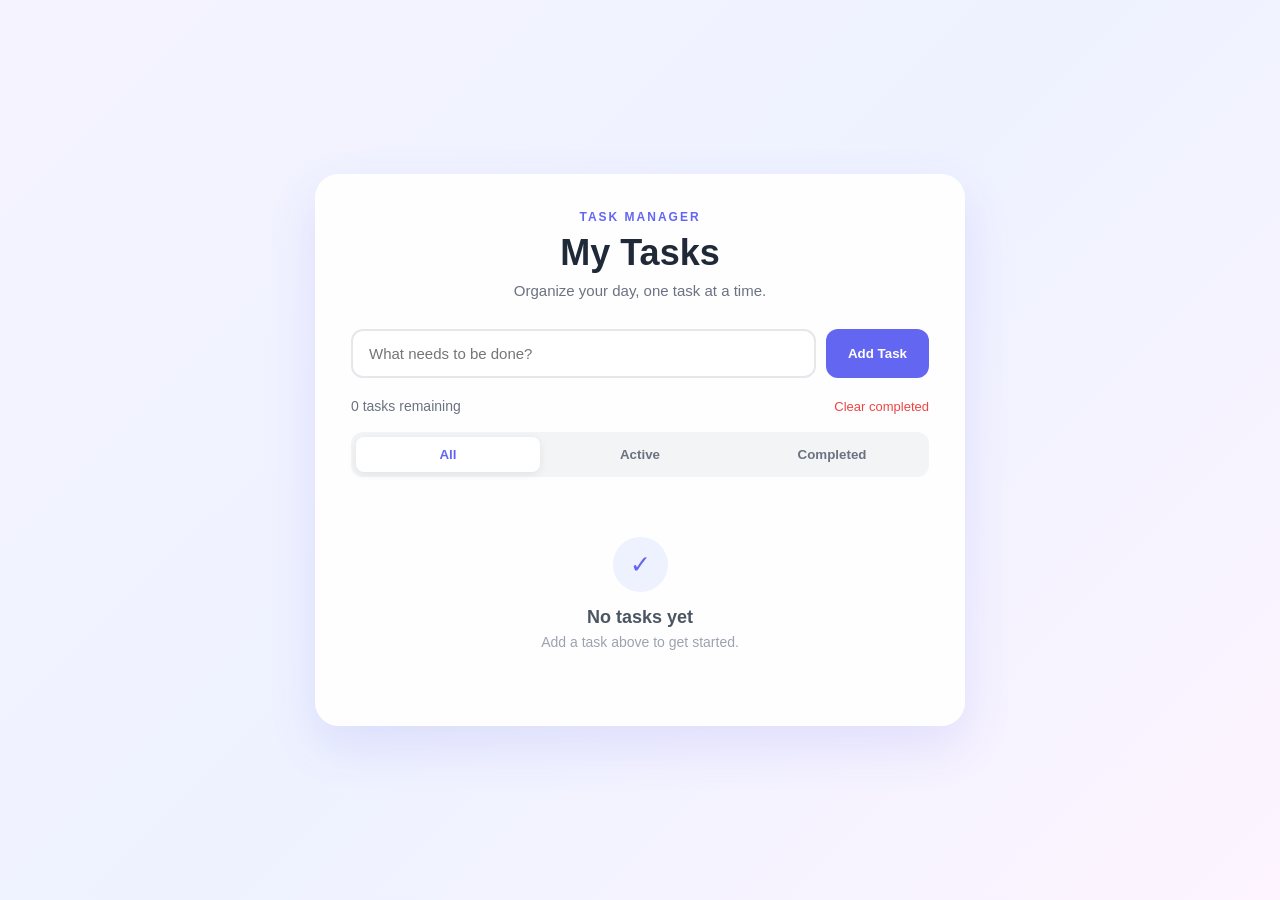
<file: index.html>
<!DOCTYPE html>
<html lang="en">
<head>
    <meta charset="UTF-8">
    <meta name="viewport" content="width=device-width, initial-scale=1.0">

    <meta name="description" content="A simple and interactive To-Do List application">
    <meta name="keywords" content="todo list, task manager, javascript">
    <meta name="author" content="Pooja">

    <title>TaskFlow - To-Do List</title>

    <link rel="stylesheet" href="style.css">
</head>

<body>

    <main class="container">

        <section class="todo-app">

            <header class="app-header">
                <p class="tag">TASK MANAGER</p>
                <h1>My Tasks</h1>
                <p class="subtitle">
                    Organize your day, one task at a time.
                </p>
            </header>

            <!-- Add Task -->
            <form id="taskForm" class="task-form">
                <input
                    type="text"
                    id="taskInput"
                    placeholder="What needs to be done?"
                    aria-label="Enter a new task"
                    autocomplete="off"
                >

                <button type="submit" class="add-btn">
                    Add Task
                </button>
            </form>

            <!-- Task Information -->
            <div class="task-info">
                <span id="taskCount">0 tasks</span>

                <button id="clearCompleted" class="clear-btn">
                    Clear completed
                </button>
            </div>

            <!-- Filters -->
            <nav class="filters" aria-label="Task filters">

                <button class="filter-btn active" data-filter="all">
                    All
                </button>

                <button class="filter-btn" data-filter="active">
                    Active
                </button>

                <button class="filter-btn" data-filter="completed">
                    Completed
                </button>

            </nav>

            <!-- Task List -->
            <ul id="taskList" class="task-list"></ul>

            <!-- Empty State -->
            <div id="emptyState" class="empty-state">
                <div class="empty-icon">✓</div>
                <h2>No tasks yet</h2>
                <p>Add a task above to get started.</p>
            </div>

        </section>

    </main>

    <script src="script.js"></script>

</body>
</html>
</file>
<file: style.css>
* {
    margin: 0;
    padding: 0;
    box-sizing: border-box;
}

body {
    font-family: Arial, sans-serif;
    min-height: 100vh;

    background: linear-gradient(
        135deg,
        #f5f3ff,
        #eef2ff,
        #fdf4ff
    );

    color: #1f2937;
}

/* Main Container */

.container {
    width: 100%;
    min-height: 100vh;

    display: flex;
    justify-content: center;
    align-items: center;

    padding: 30px;
}

/* Todo App */

.todo-app {
    width: 100%;
    max-width: 650px;

    background: rgba(255, 255, 255, 0.9);

    border-radius: 24px;

    padding: 35px;

    box-shadow:
        0 20px 50px rgba(79, 70, 229, 0.12);

    border: 1px solid rgba(255, 255, 255, 0.8);
}

/* Header */

.app-header {
    text-align: center;
    margin-bottom: 30px;
}

.tag {
    font-size: 12px;
    font-weight: bold;
    letter-spacing: 2px;
    color: #6366f1;
    margin-bottom: 8px;
}

.app-header h1 {
    font-size: 36px;
    margin-bottom: 8px;
}

.subtitle {
    color: #6b7280;
    font-size: 15px;
}

/* Form */

.task-form {
    display: flex;
    gap: 10px;
    margin-bottom: 20px;
}

.task-form input {
    flex: 1;

    padding: 14px 16px;

    border: 2px solid #e5e7eb;
    border-radius: 12px;

    font-size: 15px;

    outline: none;

    transition: 0.2s;
}

.task-form input:focus {
    border-color: #6366f1;
}

.add-btn {
    border: none;

    background: #6366f1;
    color: white;

    padding: 0 22px;

    border-radius: 12px;

    font-weight: bold;

    cursor: pointer;

    transition: 0.2s;
}

.add-btn:hover {
    background: #4f46e5;
    transform: translateY(-1px);
}

/* Task Info */

.task-info {
    display: flex;
    justify-content: space-between;
    align-items: center;

    margin-bottom: 18px;

    font-size: 14px;

    color: #6b7280;
}

.clear-btn {
    border: none;
    background: transparent;

    color: #ef4444;

    cursor: pointer;

    font-size: 13px;
}

.clear-btn:hover {
    text-decoration: underline;
}

/* Filters */

.filters {
    display: flex;
    gap: 8px;

    margin-bottom: 20px;

    padding: 5px;

    background: #f3f4f6;

    border-radius: 12px;
}

.filter-btn {
    flex: 1;

    border: none;
    background: transparent;

    padding: 10px;

    border-radius: 8px;

    cursor: pointer;

    color: #6b7280;

    font-weight: 600;

    transition: 0.2s;
}

.filter-btn.active {
    background: white;
    color: #6366f1;

    box-shadow: 0 2px 8px rgba(0, 0, 0, 0.08);
}

/* Task List */

.task-list {
    list-style: none;

    display: flex;
    flex-direction: column;

    gap: 10px;
}

/* Individual Task */

.task-item {
    display: flex;
    align-items: center;

    gap: 12px;

    padding: 15px;

    background: #f9fafb;

    border: 1px solid #e5e7eb;

    border-radius: 12px;

    transition: 0.2s;
}

.task-item:hover {
    transform: translateY(-1px);

    box-shadow:
        0 5px 15px rgba(0, 0, 0, 0.05);
}

/* Checkbox */

.task-checkbox {
    width: 20px;
    height: 20px;

    cursor: pointer;

    accent-color: #6366f1;
}

/* Task Text */

.task-text {
    flex: 1;

    font-size: 15px;

    word-break: break-word;
}

.task-item.completed .task-text {
    text-decoration: line-through;

    color: #9ca3af;
}

/* Buttons */

.task-actions {
    display: flex;
    gap: 6px;
}

.edit-btn,
.delete-btn {
    border: none;

    padding: 7px 10px;

    border-radius: 8px;

    cursor: pointer;

    font-size: 13px;
}

.edit-btn {
    background: #e0e7ff;
    color: #4338ca;
}

.delete-btn {
    background: #fee2e2;
    color: #dc2626;
}

.edit-btn:hover,
.delete-btn:hover {
    opacity: 0.8;
}

/* Empty State */

.empty-state {
    text-align: center;

    padding: 40px 20px;

    color: #9ca3af;
}

.empty-icon {
    width: 55px;
    height: 55px;

    display: flex;
    align-items: center;
    justify-content: center;

    margin: 0 auto 15px;

    border-radius: 50%;

    background: #eef2ff;

    color: #6366f1;

    font-size: 25px;
}

.empty-state h2 {
    font-size: 18px;

    color: #4b5563;

    margin-bottom: 6px;
}

.empty-state p {
    font-size: 14px;
}

/* Responsive */

@media (max-width: 600px) {

    .container {
        padding: 15px;
    }

    .todo-app {
        padding: 25px 20px;
    }

    .app-header h1 {
        font-size: 30px;
    }

    .task-form {
        flex-direction: column;
    }

    .add-btn {
        padding: 13px;
    }

    .task-item {
        align-items: flex-start;
    }

    .task-actions {
        flex-direction: column;
    }

}
</file>
